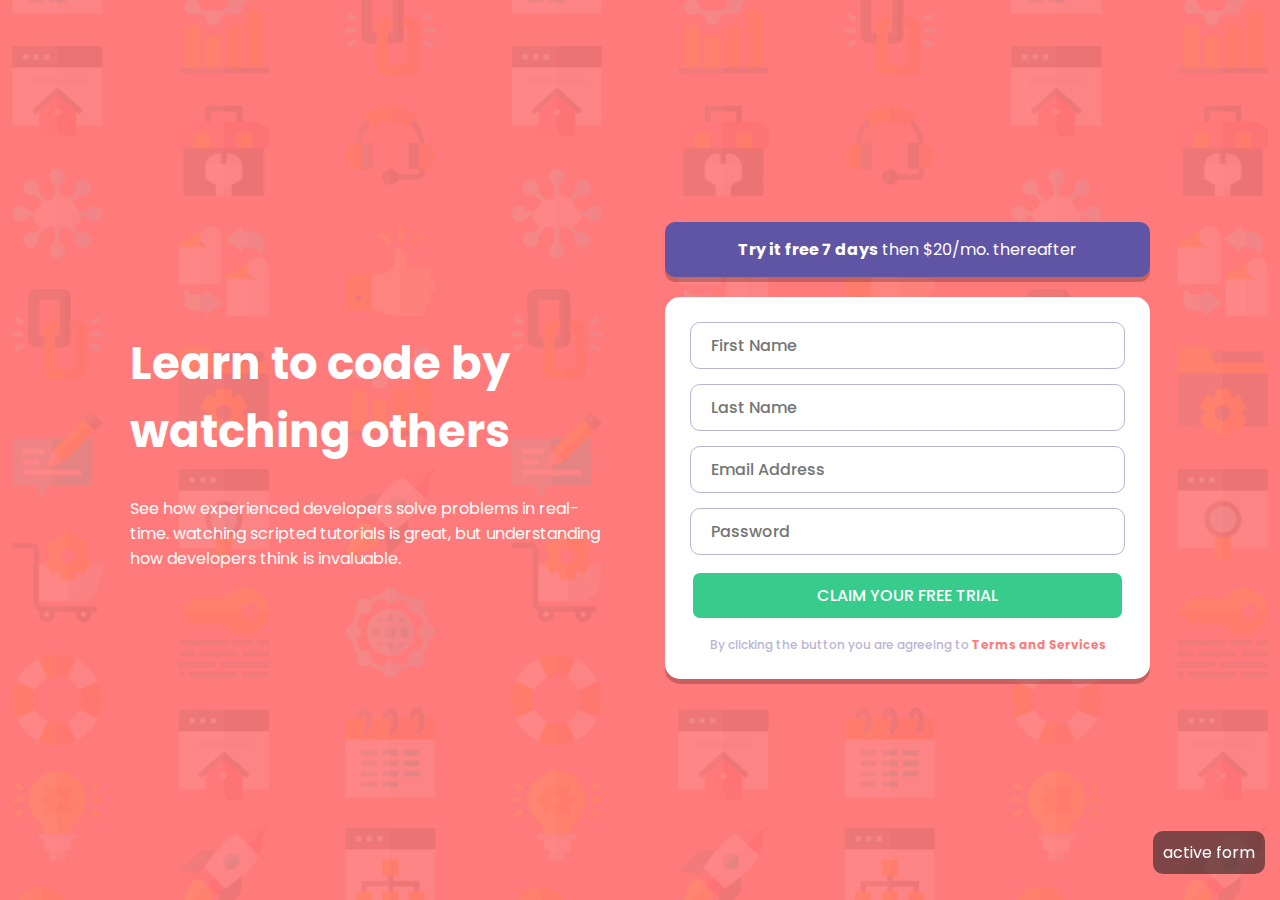
<file: index.html>
<!DOCTYPE html>

<html>
    <head>
        <meta charset="utf-8">
        <meta http-equiv="X-UA-Compatible" content="IE=edge">
        <title></title>
        <meta name="description" content="">
        <meta name="viewport" content="width=device-width, initial-scale=1">
        <link rel="stylesheet" href="style.css">
        <link rel="icon" type="image/x-icon" href="images/favicon-32x32.png">
        <link href="https://fonts.googleapis.com/css2?family=Poppins:ital,wght@0,400;0,500;0,600;0,700;1,400&display=swap" rel="stylesheet">
    </head>
    <body>
        <main>
            <div class="content">
                <h1>Learn to code by watching others</h1>
                <p>See how experienced developers solve problems in real-time. watching scripted tutorials is great, but understanding how developers think is invaluable.</p>
            </div>
            <div class="form">
                <div class="offer">
                    <p><strong>Try it free 7 days</strong> then $20/mo. thereafter</p>
                </div>
                <form>
                    <div class="inputwrapper">
                        <input id="fname" type="text" placeholder="First Name" required />
                    </div>
                    
                    <div class="inputwrapper">
                        <input id="lname" type="text" placeholder="Last Name" required />
                    </div>
                    
                    <div class="inputwrapper">
                        <input id="email" type="email" placeholder="Email Address" required />
                    </div>
                    
                    <div class="inputwrapper">
                        <input id="password" type="password" placeholder="Password" required />
                    </div>
                    

                    <button type="submit" class="btn">CLAIM YOUR FREE TRIAL</button>
                    <div class="termswrapper">
                        <p>By clicking the button you are agreeing to <a class="terms" href="#">Terms and Services</a></p>
                    </div>
                </form>
            </div>
        </main>

        <div class="code-view">
            <a href="error-message.html">active form</a>
        </div>
    </body>
</html>
</file>
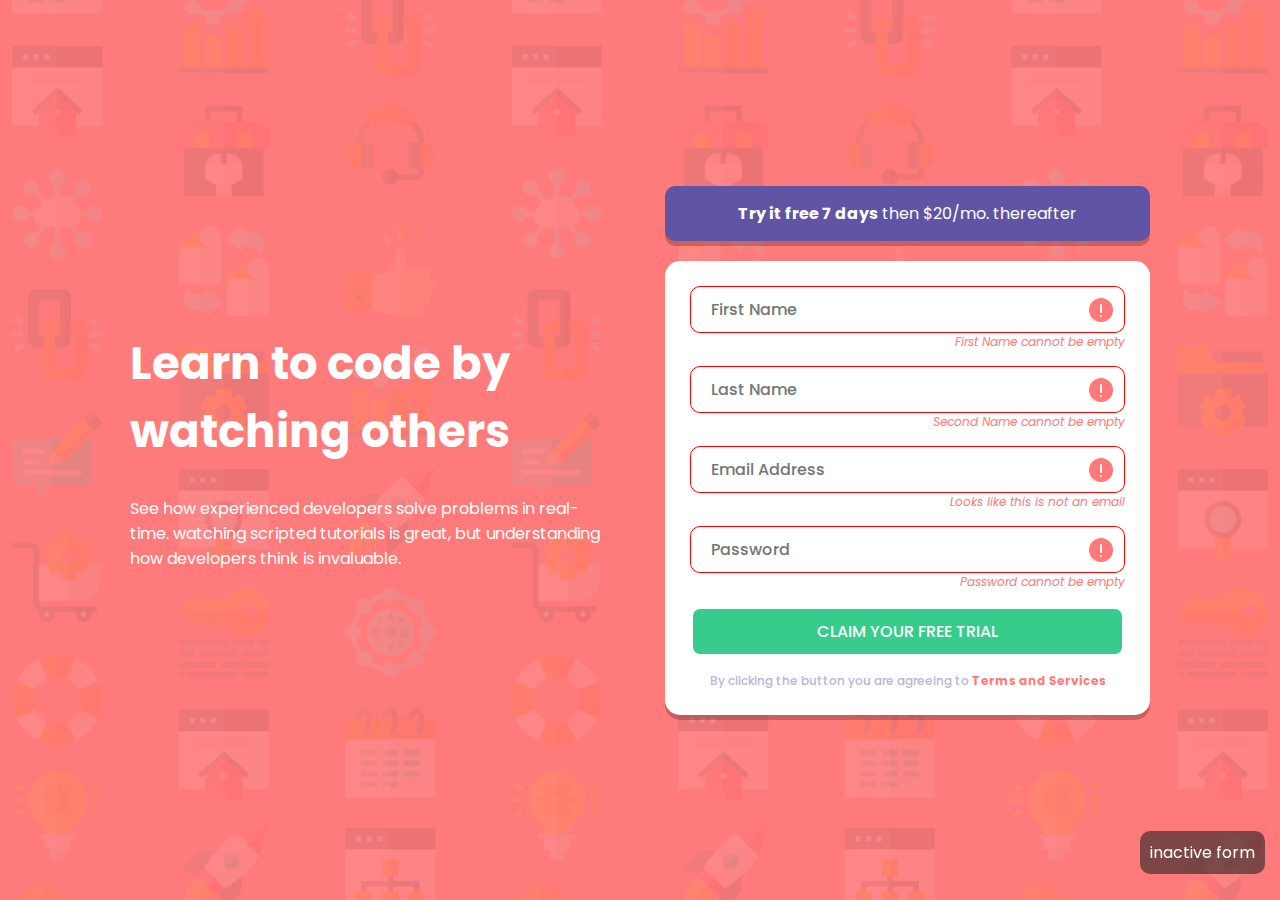
<file: error-message.html>
<!DOCTYPE html>

<html>
    <head>
        <meta charset="utf-8">
        <meta http-equiv="X-UA-Compatible" content="IE=edge">
        <title></title>
        <meta name="description" content="">
        <meta name="viewport" content="width=device-width, initial-scale=1">
        <link rel="stylesheet" href="style.css">
        <link rel="icon" type="image/x-icon" href="images/favicon-32x32.png">
        <link href="https://fonts.googleapis.com/css2?family=Poppins:ital,wght@0,400;0,500;0,600;0,700;1,400&display=swap" rel="stylesheet">
        <style>
            form input:invalid, form input:invalid + form .inputwrapper img, form input:invalid + form .inputwrapper span {
                border-color: red;
            }
        </style>
    </head>
    <body>
        <main>
            <div class="content">
                <h1>Learn to code by watching others</h1>
                <p>See how experienced developers solve problems in real-time. watching scripted tutorials is great, but understanding how developers think is invaluable.</p>
            </div>
            <div class="form">
                <div class="offer">
                    <p><strong>Try it free 7 days</strong> then $20/mo. thereafter</p>
                </div>
                <form>
                    <div class="inputwrapper">
                        <input id="fname" type="text" placeholder="First Name" required />
                        <img src="images/icon-error.svg" alt="error">
                        <span>First Name cannot be empty</span>
                    </div>
                    
                    <div class="inputwrapper">
                        <input id="lname" type="text" placeholder="Last Name" required />
                        <img src="images/icon-error.svg" alt="error">
                        <span>Second Name cannot be empty</span>
                    </div>
                    
                    <div class="inputwrapper">
                        <input id="email" type="email" placeholder="Email Address" required />
                        <img src="images/icon-error.svg" alt="error">
                        <span>Looks like this is not an email</span>
                    </div>
                    
                    <div class="inputwrapper">
                        <input id="password" type="password" placeholder="Password" required />
                        <img src="images/icon-error.svg" alt="error">
                        <span>Password cannot be empty</span>
                    </div>
                    

                    <button type="submit" class="btn">CLAIM YOUR FREE TRIAL</button>
                    <div class="termswrapper">
                        <p>By clicking the button you are agreeing to <a class="terms" href="#">Terms and Services</a></p>
                    </div>
                </form>
            </div>
        </main>

        <div class="code-view">
            <a href="index.html">inactive form</a>
        </div>
    </body>
</html>
</file>
<file: style.css>
* {
    padding: 0;
    margin: 0;
    box-sizing: content-box;
    scroll-behavior: smooth;
    font-family: 'Poppins', sans-serif;
    font-size: 16px;
}

html, body {
    height: 100%;
    background-color: hsl(0, 100%, 74%);
}

a {
    text-decoration: none;
}

main {
    background-image: url('images/bg-intro-desktop.png');
    height: 100%;
    background-position: center;
    background-size: cover;
    position: relative;
    padding: 0 130px;
    display: flex;
    align-items: center;
    gap: 50px;
}

main .content {
    color: #fff;
    width: 50%;
    display: flex;
    flex-direction: column;
    gap: 30px;
}

main .content h1 {
    font-size: 45px;
}

main .form {
    width: 50%;
    display: flex;
    flex-direction: column;
    gap: 20px;
}

.form .offer p {
    padding: 15px;
    text-align: center;
    background-color: hsl(248, 32%, 49%);
    color: #fff;
    border-radius: 10px;
    box-shadow: 0 5px rgba(0, 0, 0, 0.21);
}

main .form form {
    display: flex;
    flex-direction: column;
    gap: 15px;
    padding: 25px;
    background: #fff;
    border-radius: 15px;
    box-shadow: 0 5px rgba(0, 0, 0, 0.21);
}

form .inputwrapper {
    position: relative;
    display: flex;
    flex-direction: column;
    column-gap: 5px;
}

form input {
    padding: 10px 20px;
    border: 1.5px hsl(246, 25%, 77%) solid;
    border-radius: 10px;
    outline: none;
    font-weight: 500;
}

form input:focus {
    border-color: hsl(249, 10%, 26%);
}

form .inputwrapper img {
    position: absolute;
    margin: 12px;
    right: 0;
}

.inputwrapper span {
    font-size: 12px;
    font-style: italic;
    text-align: end;
    color: hsl(0, 100%, 74%);
}

form .btn {
    padding: 10px;
    background-color: hsl(154, 59%, 51%);
    color: #fff;
    border: solid;
    border-radius: 10px;
    font-weight: 500;
}

form .btn:hover {
    background-color: hsl(154, 56%, 71%);
}

form .termswrapper p {
    font-size: 12px;
    font-weight: 500;
    text-align: center;
    color: hsl(246, 25%, 77%);
}

form .termswrapper p a {
    font-weight: bold;
    color: hsl(0, 100%, 74%);
}

form .terms {
    color: hsl(0, 100%, 74%);
    font-size: inherit;
    font-weight: inherit;
}

.code-view {
    position: fixed;
    z-index: 50;
    bottom: 35px;
    right: 15px;
}

.code-view a {
    background-color: #1f1f1f94;
    color: #fff;
    padding: 10px;
    border-radius: 10px;
}

@media screen and (max-width: 600px) {
    main {
        background-image: url('images/bg-intro-mobile.png');
        padding: 50px 35px;
        flex-direction: column;
        justify-content: center;
    }

    main .content {
        width: 100%;
    }

    main .content h1 {
        font-size: 30px;
        text-align: center;
    }

    main .content p {
        text-align: center;
    }

    main .form {
        width: 100%;
    }
}
</file>
